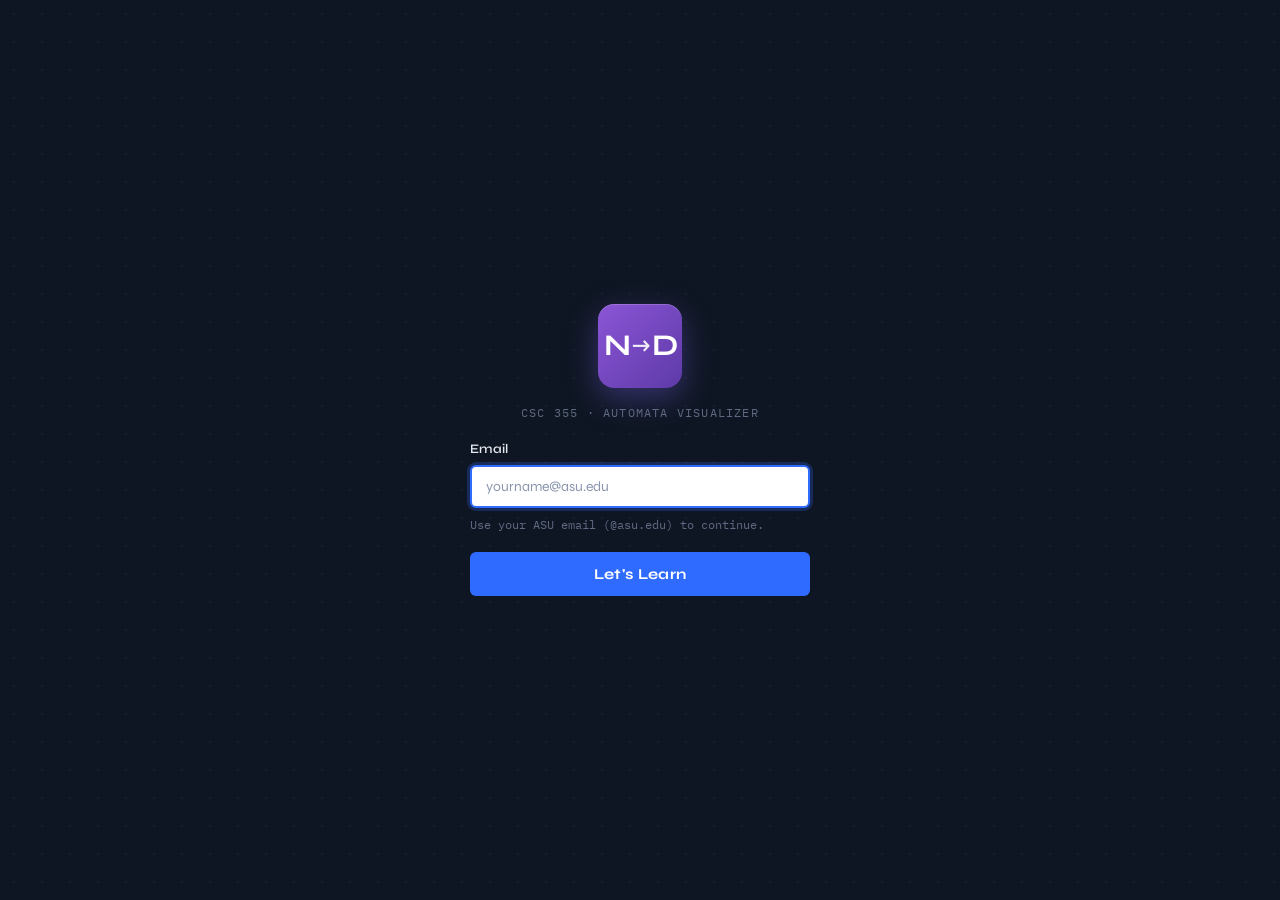
<file: index.html>
<!DOCTYPE html>
<html lang="en">
<head>
  <meta charset="UTF-8" />
  <meta name="viewport" content="width=device-width, initial-scale=1.0" />
  <title>NFA → DFA Visualizer · Sign in</title>

  <link rel="preconnect" href="https://fonts.googleapis.com" />
  <link rel="preconnect" href="https://fonts.gstatic.com" crossorigin />
  <link href="https://fonts.googleapis.com/css2?family=IBM+Plex+Mono:wght@400;600&family=Syne:wght@400;600;700&display=swap" rel="stylesheet" />

  <style>
    /* color/spacing tokens — kept here so they're easy to tweak */
    :root {
      --bg:       #0f1623;
      --surface:  #161f30;
      --text:     #e6e8ef;
      --text2:    #9aa3b8;
      --text3:    #5f6a82;
      --accent:   #7b68ee;
      --accent2:  #3ecfaa;
      --primary:  #2f6bff;
      --primary-h:#4a80ff;
      --danger:   #f05568;
      --border:   rgba(255,255,255,0.09);
      --border2:  rgba(255,255,255,0.18);
      --radius:   10px;
      --font-display: 'Syne', system-ui, sans-serif;
      --font-mono:    'IBM Plex Mono', ui-monospace, monospace;
    }

    *, *::before, *::after { box-sizing: border-box; margin: 0; padding: 0; }

    html, body { height: 100%; }

    body {
      background: var(--bg);
      color: var(--text);
      font-family: var(--font-display);
      font-size: 14px;
      line-height: 1.5;
      display: flex;
      flex-direction: column;
      min-height: 100vh;
      overflow: hidden;
    }

    /* faint dot-grid background */
    body::before {
      content: '';
      position: fixed;
      inset: 0;
      background-image: radial-gradient(circle, rgba(255,255,255,0.04) 1px, transparent 1px);
      background-size: 28px 28px;
      pointer-events: none;
    }

    /* center the card */
    main {
      flex: 1;
      display: flex;
      align-items: center;
      justify-content: center;
      padding: 24px;
      position: relative;
      z-index: 1;
    }

    .auth-card {
      width: 100%;
      max-width: 340px;
      display: flex;
      flex-direction: column;
      align-items: stretch;
      gap: 18px;
    }

    /* gradient logo tile */
    .logo-tile {
      width: 84px;
      height: 84px;
      border-radius: 16px;
      margin: 0 auto 4px;
      background: linear-gradient(135deg, #8b55d6 0%, #5e3aa8 100%);
      display: flex;
      align-items: center;
      justify-content: center;
      font-family: var(--font-display);
      font-weight: 700;
      font-size: 30px;
      color: #fff;
      letter-spacing: -1px;
      box-shadow:
        0 10px 30px rgba(123,104,238,0.35),
        inset 0 1px 0 rgba(255,255,255,0.18);
      user-select: none;
    }

    .logo-tile .arrow {
      font-size: 22px;
      margin: 0 2px;
      opacity: 0.9;
    }

    .subtitle {
      text-align: center;
      font-size: 12px;
      font-family: var(--font-mono);
      color: var(--text3);
      letter-spacing: 1.2px;
      text-transform: uppercase;
      margin-top: -6px;
    }

    /* email input */
    .field label {
      display: block;
      font-weight: 600;
      font-size: 13px;
      margin-bottom: 6px;
      color: var(--text);
    }

    .field input {
      width: 100%;
      padding: 11px 14px;
      font-family: var(--font-display);
      font-size: 14px;
      color: var(--text);
      background: #ffffff;
      color: #0f1623;
      border: 2px solid transparent;
      border-radius: 6px;
      outline: none;
      transition: border-color 0.15s, box-shadow 0.15s;
    }

    .field input::placeholder { color: #8a96ad; }

    .field input:focus {
      border-color: var(--primary);
      box-shadow: 0 0 0 3px rgba(47,107,255,0.25);
    }

    .field input.invalid {
      border-color: var(--danger);
      box-shadow: 0 0 0 3px rgba(240,85,104,0.2);
    }

    /* "Let's Learn" button */
    .btn-primary {
      width: 100%;
      padding: 13px 16px;
      font-family: var(--font-display);
      font-weight: 700;
      font-size: 15px;
      color: #fff;
      background: var(--primary);
      border: none;
      border-radius: 6px;
      cursor: pointer;
      transition: background 0.15s, transform 0.05s;
      letter-spacing: 0.3px;
    }

    .btn-primary:hover { background: var(--primary-h); }
    .btn-primary:active { transform: translateY(1px); }
    .btn-primary:disabled { opacity: 0.55; cursor: not-allowed; }

    /* helper / error message under the input */
    .form-msg {
      min-height: 18px;
      font-size: 12px;
      margin-top: -10px;
      text-align: left;
      color: var(--danger);
      font-family: var(--font-mono);
    }

    .form-msg.info { color: var(--text3); }

    /* let the page scroll on tiny windows */
    @media (max-height: 600px) {
      body { overflow: auto; }
    }
  </style>
</head>
<body>

  <main>
    <form class="auth-card" id="auth-form" novalidate>

      <div class="logo-tile" aria-hidden="true">
        N<span class="arrow">→</span>D
      </div>

      <p class="subtitle">CSC 355 · Automata Visualizer</p>

      <div class="field">
        <label for="email">Email</label>
        <input
          type="email"
          id="email"
          name="email"
          autocomplete="username"
          placeholder="yourname@asu.edu"
          spellcheck="false"
          autofocus
          required
        />
      </div>

      <p class="form-msg info" id="form-msg">Use your ASU email (@asu.edu) to continue.</p>

      <button type="submit" class="btn-primary" id="btn-submit">Let's Learn</button>
    </form>
  </main>

  <script>
    (function () {
      'use strict';

      const form    = document.getElementById('auth-form');
      const input   = document.getElementById('email');
      const msg     = document.getElementById('form-msg');
      const submit  = document.getElementById('btn-submit');

      const DEFAULT_MSG = 'Use your ASU email (@asu.edu) to continue.';

      // Apps Script web app — appends a row to my linked Google Sheet
      const LOG_URL = 'https://script.google.com/macros/s/AKfycbyorOq1rRQFQ3kZMDEwy0m3t5Ogx2pf691voZI5bAtKC4c5WdPW9foHH_B4ywi7IVLT/exec';

      // fire-and-forget log. text/plain + no-cors dodges the CORS
      // preflight that Apps Script can't handle; downside is we can't
      // read the response, which is fine since this is just logging.
      function logEmail(email) {
        try {
          fetch(LOG_URL, {
            method:  'POST',
            mode:    'no-cors',
            headers: { 'Content-Type': 'text/plain;charset=utf-8' },
            body:    JSON.stringify({ email: email, ua: navigator.userAgent }),
          }).catch(() => {});
        } catch (_) {}
      }

      // only allow well-formed addresses ending in @asu.edu
      function isAsuEmail(raw) {
        const val = (raw || '').trim().toLowerCase();
        const emailShape = /^[^\s@]+@[^\s@]+\.[^\s@]+$/;
        if (!emailShape.test(val)) return { ok: false, reason: 'shape' };
        if (!val.endsWith('@asu.edu')) return { ok: false, reason: 'domain' };
        return { ok: true, email: val };
      }

      function setError(text) {
        msg.textContent = text;
        msg.classList.remove('info');
        input.classList.add('invalid');
      }

      function clearError() {
        msg.textContent = DEFAULT_MSG;
        msg.classList.add('info');
        input.classList.remove('invalid');
      }

      // clear the error styling once they start typing again
      input.addEventListener('input', clearError);

      form.addEventListener('submit', function (e) {
        e.preventDefault();

        const result = isAsuEmail(input.value);

        if (!result.ok) {
          if (result.reason === 'shape') {
            setError('That doesn’t look like a valid email address.');
          } else {
            setError('Please sign in with your ASU email (must end in @asu.edu).');
          }
          input.focus();
          return;
        }

        // stash the email so app.html can gate access on it
        try { sessionStorage.setItem('asuUser', result.email); } catch (_) {}

        // log the sign-in to my Google Sheet (don't wait on it)
        logEmail(result.email);

        submit.disabled = true;
        submit.textContent = 'Loading…';
        window.location.href = 'app.html';
      });
    })();
  </script>
</body>
</html>
</file>
